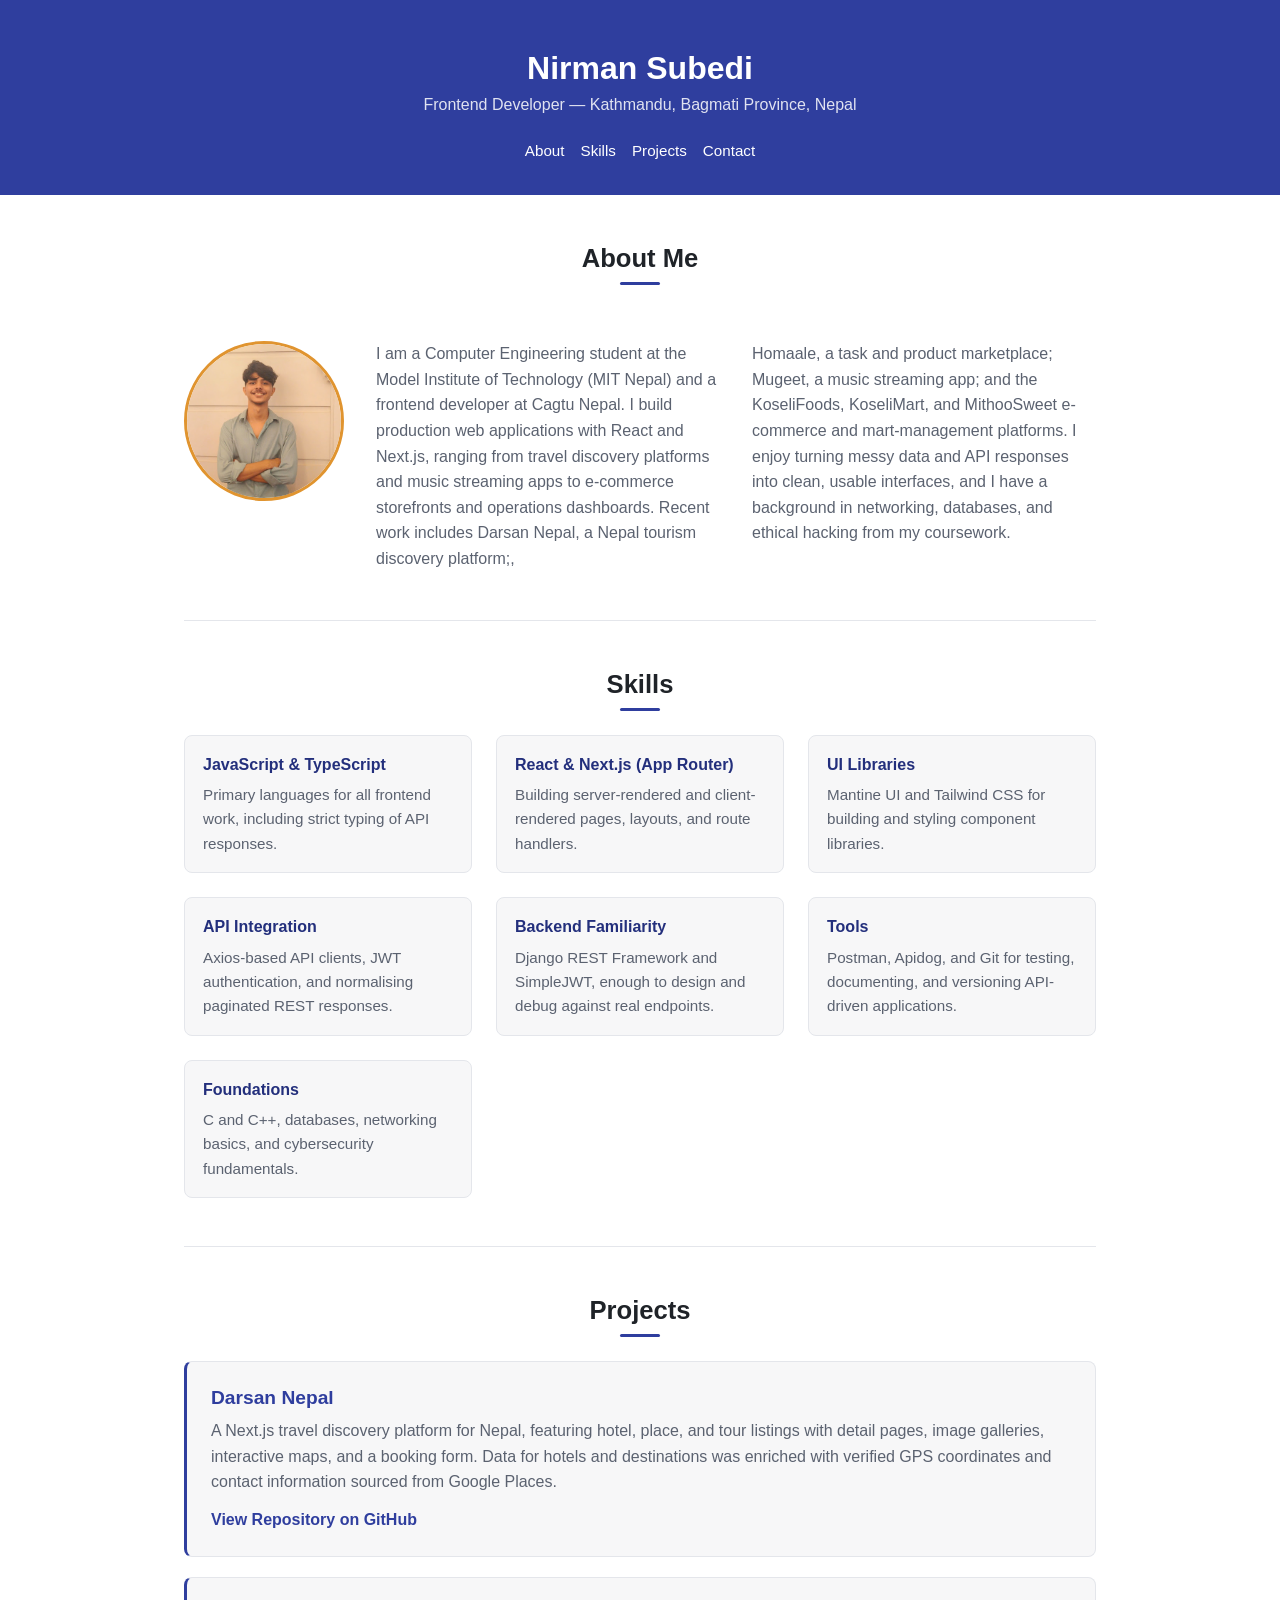
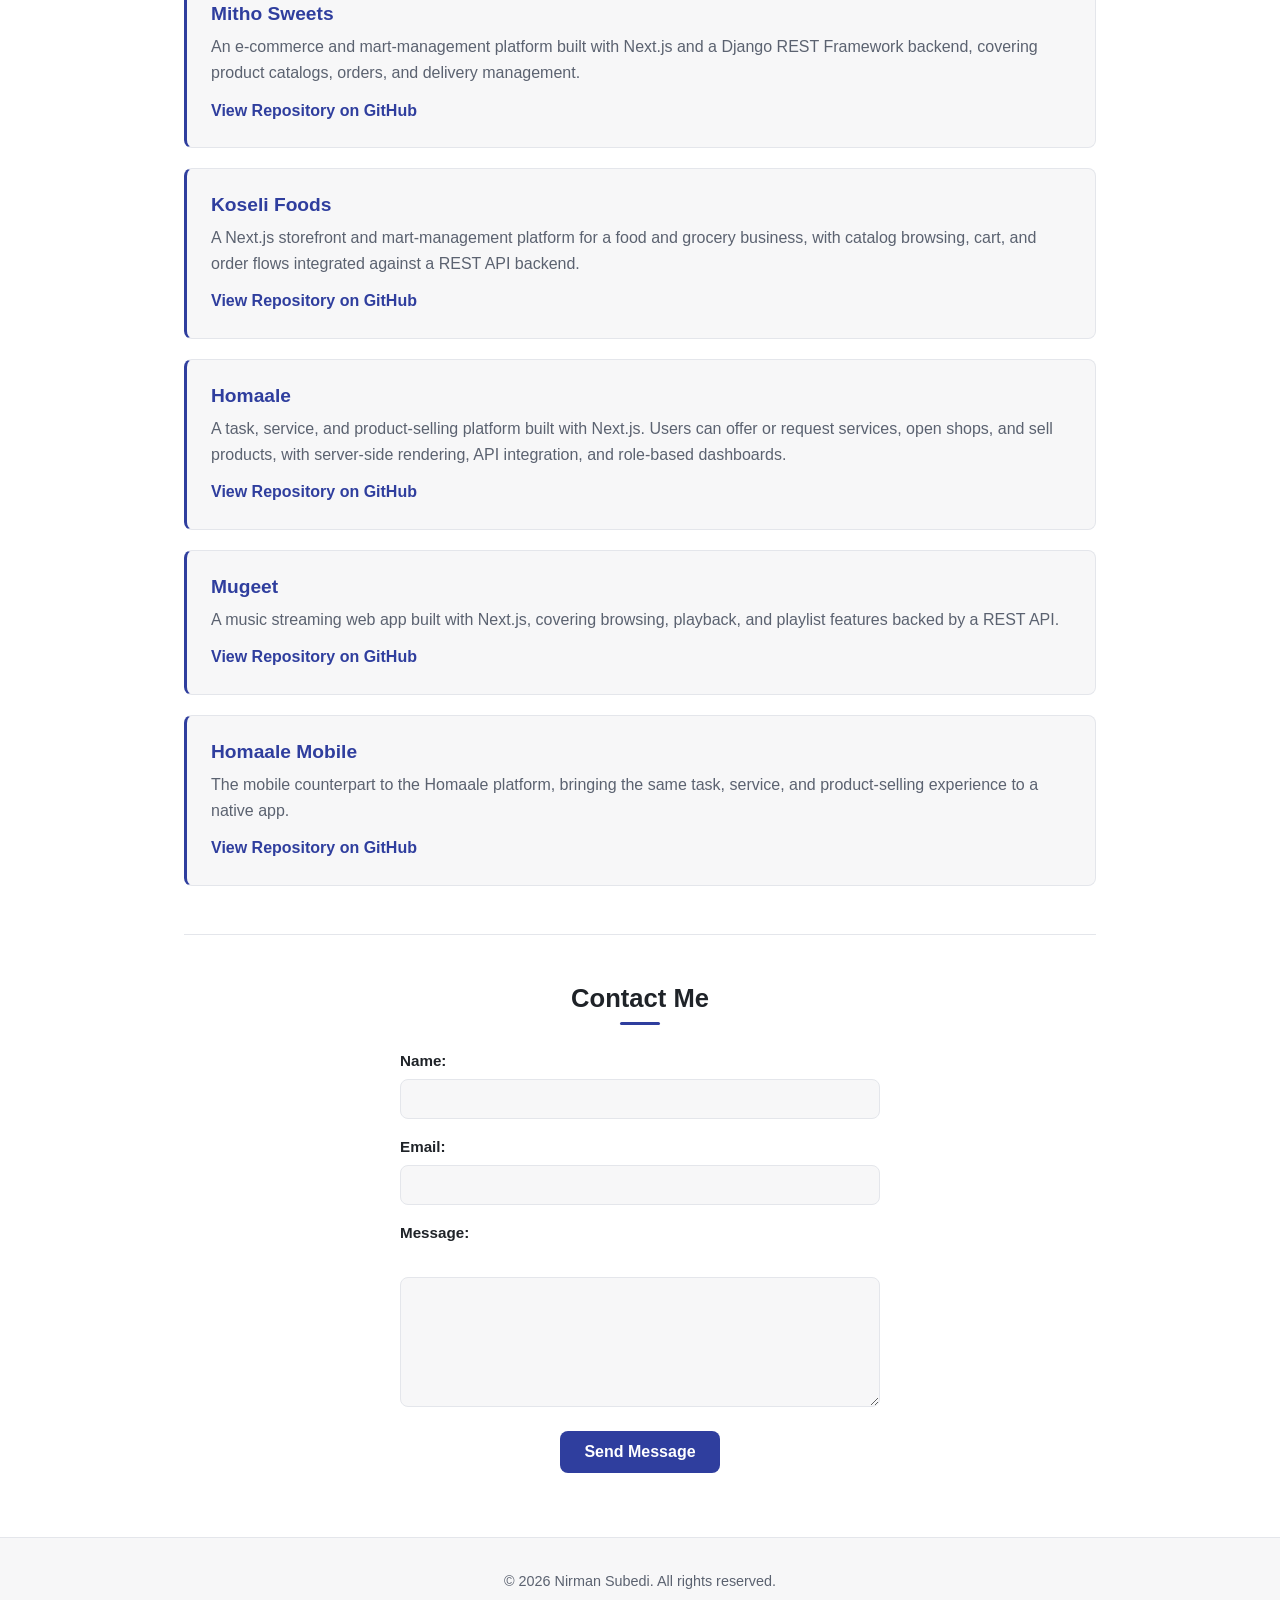
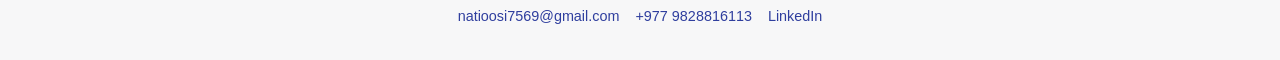
<file: index.html>
<!DOCTYPE html>
<html lang="en">
<head>
    <meta charset="UTF-8">
    <meta name="viewport" content="width=device-width, initial-scale=1.0">
    <title>Nirman Subedi - Portfolio</title>
    <link rel="stylesheet" href="style.css">
</head>
<body>

<header>
    <h1>Nirman Subedi</h1>
    <p>Frontend Developer &mdash; Kathmandu, Bagmati Province, Nepal</p>
    <nav>
        <ul>
            <li><a href="#about">About</a></li>
            <li><a href="#skills">Skills</a></li>
            <li><a href="#projects">Projects</a></li>
            <li><a href="#contact">Contact</a></li>
        </ul>
    </nav>
</header>

<main>

    <section id="about">
        <h2>About Me</h2>
        <img src="nirman-pp.jpg" alt="Portrait of Nirman Subedi" width="200" height="200">
        <p>
            I am a Computer Engineering student at the Model Institute of Technology
            (MIT Nepal) and a frontend developer at Cagtu Nepal. I build production
            web applications with React and Next.js, ranging from travel discovery
            platforms and music streaming apps to e-commerce storefronts and
            operations dashboards. Recent work includes Darsan Nepal, a Nepal
            tourism discovery platform;,</p><p> Homaale, a task and product marketplace;
            Mugeet, a music streaming app; and the KoseliFoods, KoseliMart, and
            MithooSweet e-commerce and mart-management platforms. I enjoy turning
            messy data and API responses into clean, usable interfaces, and I have
            a background in networking, databases, and ethical hacking from my
            coursework.
        </p>
    </section>

    <section id="skills">
        <h2>Skills</h2>
        <dl>
            <div class="skill-item">
                <dt>JavaScript &amp; TypeScript</dt>
                <dd>Primary languages for all frontend work, including strict typing of API responses.</dd>
            </div>

            <div class="skill-item">
                <dt>React &amp; Next.js (App Router)</dt>
                <dd>Building server-rendered and client-rendered pages, layouts, and route handlers.</dd>
            </div>

            <div class="skill-item">
                <dt>UI Libraries</dt>
                <dd>Mantine UI and Tailwind CSS for building and styling component libraries.</dd>
            </div>

            <div class="skill-item">
                <dt>API Integration</dt>
                <dd>Axios-based API clients, JWT authentication, and normalising paginated REST responses.</dd>
            </div>

            <div class="skill-item">
                <dt>Backend Familiarity</dt>
                <dd>Django REST Framework and SimpleJWT, enough to design and debug against real endpoints.</dd>
            </div>

            <div class="skill-item">
                <dt>Tools</dt>
                <dd>Postman, Apidog, and Git for testing, documenting, and versioning API-driven applications.</dd>
            </div>

            <div class="skill-item">
                <dt>Foundations</dt>
                <dd>C and C++, databases, networking basics, and cybersecurity fundamentals.</dd>
            </div>
        </dl>
    </section>

    <section id="projects">
        <h2>Projects</h2>

        <article>
            <h3>Darsan Nepal</h3>
            <p>
                A Next.js travel discovery platform for Nepal, featuring hotel, place,
                and tour listings with detail pages, image galleries, interactive maps,
                and a booking form. Data for hotels and destinations was enriched with
                verified GPS coordinates and contact information sourced from Google
                Places.
            </p>
            <p>
                <a href="https://github.com/nirman-subedi/darsan-nepal" target="_blank" rel="noopener">
                    View Repository on GitHub
                </a>
            </p>
        </article>

        <article>
            <h3>Mitho Sweets</h3>
            <p>
                An e-commerce and mart-management platform built with Next.js and a
                Django REST Framework backend, covering product catalogs, orders, and
                delivery management.
            </p>
            <p>
                <a href="https://github.com/krijancagtu/mitho-sweets" target="_blank" rel="noopener">
                    View Repository on GitHub
                </a>
            </p>
        </article>

        <article>
            <h3>Koseli Foods</h3>
            <p>
                A Next.js storefront and mart-management platform for a food and
                grocery business, with catalog browsing, cart, and order flows
                integrated against a REST API backend.
            </p>
            <p>
                <a href="https://github.com/cagtu-nepal/koseli-foods" target="_blank" rel="noopener">
                    View Repository on GitHub
                </a>
            </p>
        </article>

        <article>
            <h3>Homaale</h3>
            <p>
                A task, service, and product-selling platform built with Next.js.
                Users can offer or request services, open shops, and sell products,
                with server-side rendering, API integration, and role-based
                dashboards.
            </p>
            <p>
                <a href="https://github.com/cagtu-nepal/homaale-web-v2" target="_blank" rel="noopener">
                    View Repository on GitHub
                </a>
            </p>
        </article>

        <article>
            <h3>Mugeet</h3>
            <p>
                A music streaming web app built with Next.js, covering browsing,
                playback, and playlist features backed by a REST API.
            </p>
            <p>
                <a href="https://github.com/cagtu-nepal/mugeet-web" target="_blank" rel="noopener">
                    View Repository on GitHub
                </a>
            </p>
        </article>

        <article>
            <h3>Homaale Mobile</h3>
            <p>
                The mobile counterpart to the Homaale platform, bringing the same
                task, service, and product-selling experience to a native app.
            </p>
            <p>
                <a href="https://github.com/cagtu-nepal/homaale-mobile" target="_blank" rel="noopener">
                    View Repository on GitHub
                </a>
            </p>
        </article>

    </section>

    <section id="contact">
        <h2>Contact Me</h2>
        <form action="#" method="post">
            <p>
                <label for="name">Name:</label>
                <input type="text" id="name" name="name" required>
            </p>
            <p>
                <label for="email">Email:</label>
                <input type="email" id="email" name="email" required>
            </p>
            <p>
                <label for="message">Message:</label><br>
                <textarea id="message" name="message" rows="6" cols="40" required></textarea>
            </p>
            <p>
                <button type="submit">Send Message</button>
            </p>
        </form>
    </section>

</main>

<footer>
    <p>&copy; 2026 Nirman Subedi. All rights reserved.</p>
    <ul>
        <li><a href="mailto:natioosi7569@gmail.com">natioosi7569@gmail.com</a></li>
        <li><a href="tel:+9779828816113">+977 9828816113</a></li>
        <li><a href="https://linkedin.com/in/nirman-subedi-1524b0343" target="_blank" rel="noopener">LinkedIn</a></li>
    </ul>
</footer>

</body>
</html>
</file>
<file: style.css>
/* ==========================================================================
   Nirman Subedi — Portfolio Stylesheet
   Simple, professional, responsive.
   ========================================================================== */

:root {
    --color-bg: #ffffff;
    --color-bg-alt: #f7f7f8;
    --color-text: #1f2328;
    --color-text-muted: #5b6270;
    --color-border: #e4e6eb;
    --color-primary: #2f3e9e;      /* indigo */
    --color-primary-dark: #232f7c;
    --color-accent: #e0942f;       /* marigold */

    --font-body: -apple-system, BlinkMacSystemFont, "Segoe UI", Roboto, Helvetica, Arial, sans-serif;

    --max-width: 960px;
    --radius: 8px;
}

/* ---- Reset & base ---- */
* {
    box-sizing: border-box;
}

body {
    margin: 0;
    font-family: var(--font-body);
    color: var(--color-text);
    background: var(--color-bg);
    line-height: 1.6;
    font-size: 16px;
}

img {
    max-width: 100%;
    height: auto;
    display: block;
}

a {
    color: var(--color-primary);
    text-decoration: none;
}

a:hover,
a:focus {
    color: var(--color-primary-dark);
    text-decoration: underline;
}

a:focus-visible,
button:focus-visible,
input:focus-visible,
textarea:focus-visible {
    outline: 2px solid var(--color-accent);
    outline-offset: 2px;
}

/* ---- Layout ---- */
main,
header,
footer {
    max-width: var(--max-width);
    margin: 0 auto;
    padding: 0 24px;
}

section {
    padding: 48px 0;
    border-bottom: 1px solid var(--color-border);
}

section:last-of-type {
    border-bottom: none;
}

h1,
h2,
h3 {
    line-height: 1.25;
    font-weight: 700;
    color: var(--color-text);
}

h2 {
    font-size: 1.6rem;
    margin: 0 0 24px;
    padding-bottom: 10px;
    text-align: center;
    position: relative;
}

h2::after {
    content: "";
    position: absolute;
    left: 50%;
    bottom: 0;
    transform: translateX(-50%);
    width: 40px;
    height: 3px;
    background: var(--color-primary);
    border-radius: 2px;
}

/* ---- Header ---- */
header {
    max-width: 100%;
    background: var(--color-primary);
    color: #fff;
    padding: 48px 24px 32px;
    text-align: center;
}

header h1 {
    margin: 0 0 4px;
    color: #fff;
    font-size: 2rem;
}

header p {
    margin: 0 0 20px;
    color: rgba(255, 255, 255, 0.85);
    font-size: 1rem;
}

nav ul {
    list-style: none;
    display: flex;
    justify-content: center;
    flex-wrap: wrap;
    gap: 8px;
    margin: 0;
    padding: 0;
}

nav a {
    position: relative;
    color: #fff;
    padding: 8px 4px;
    font-size: 0.95rem;
}

nav a::after {
    content: "";
    position: absolute;
    left: 4px;
    right: 4px;
    bottom: 4px;
    height: 2px;
    background: #fff;
    transform: scaleX(0);
    transform-origin: center;
    transition: transform 0.15s ease;
}

nav a:hover,
nav a:focus {
    text-decoration: none;
}

nav a:hover::after,
nav a:focus::after {
    transform: scaleX(1);
}

/* ---- About ---- */
#about {
    display: flex;
    gap: 32px;
    align-items: flex-start;
    flex-wrap: wrap;
}

#about h2 {
    width: 100%;
}

#about img {
    border-radius: 50%;
    width: 160px;
    height: 160px;
    object-fit: cover;
    border: 3px solid var(--color-accent);
    flex-shrink: 0;
}

#about p {
    flex: 1;
    min-width: 240px;
    color: var(--color-text-muted);
    margin: 0;
}

/* ---- Skills ---- */
#skills dl {
    display: grid;
    grid-template-columns: repeat(auto-fit, minmax(260px, 1fr));
    gap: 24px;
    margin: 0;
}

.skill-item {
    padding: 16px 18px;
    background: var(--color-bg-alt);
    border: 1px solid var(--color-border);
    border-radius: var(--radius);
}

#skills dt {
    font-weight: 700;
    color: var(--color-primary-dark);
    margin-bottom: 6px;
}

#skills dd {
    margin: 0;
    color: var(--color-text-muted);
    font-size: 0.95rem;
}

/* ---- Projects ---- */
#projects article {
    background: var(--color-bg-alt);
    border: 1px solid var(--color-border);
    border-left: 3px solid var(--color-primary);
    border-radius: var(--radius);
    padding: 24px;
    margin-bottom: 20px;
    transition: box-shadow 0.15s ease, transform 0.15s ease;
}

#projects article:hover {
    box-shadow: 0 4px 14px rgba(47, 62, 158, 0.1);
    transform: translateY(-2px);
}

#projects article:last-child {
    margin-bottom: 0;
}

#projects h3 {
    margin: 0 0 8px;
    font-size: 1.2rem;
    color: var(--color-primary);
}

#projects p {
    color: var(--color-text-muted);
    margin: 0 0 12px;
}

#projects article p:last-child {
    margin-bottom: 0;
}

#projects a {
    font-weight: 600;
}

/* ---- Contact form ---- */
#contact {
    display: flex;
    flex-direction: column;
    align-items: center;
    text-align: center;
}

#contact form {
    width: 100%;
    max-width: 480px;
}

#contact p {
    margin: 0 0 16px;
    text-align: left;
}

#contact label {
    display: block;
    font-weight: 600;
    margin-bottom: 6px;
    font-size: 0.95rem;
}

#contact input,
#contact textarea {
    width: 100%;
    padding: 10px 12px;
    border: 1px solid var(--color-border);
    border-radius: var(--radius);
    font-family: inherit;
    font-size: 1rem;
    background: var(--color-bg-alt);
}

#contact input:focus,
#contact textarea:focus {
    border-color: var(--color-primary);
    background: #fff;
}

#contact form p:last-child {
    text-align: center;
}

#contact button {
    background: var(--color-primary);
    color: #fff;
    border: none;
    padding: 12px 24px;
    border-radius: var(--radius);
    font-size: 1rem;
    font-weight: 600;
    cursor: pointer;
    transition: background 0.15s ease;
}

#contact button:hover {
    background: var(--color-primary-dark);
}

/* ---- Footer ---- */
footer {
    max-width: 100%;
    background: var(--color-bg-alt);
    border-top: 1px solid var(--color-border);
    padding: 32px 24px;
    text-align: center;
    color: var(--color-text-muted);
    font-size: 0.9rem;
}

footer p {
    margin: 0 0 12px;
}

footer ul {
    list-style: none;
    display: flex;
    justify-content: center;
    flex-wrap: wrap;
    gap: 16px;
    margin: 0;
    padding: 0;
}

/* ---- Responsive ---- */
@media (max-width: 600px) {
    header {
        padding: 36px 20px 24px;
    }

    header h1 {
        font-size: 1.6rem;
    }

    section {
        padding: 36px 0;
    }

    #about {
        flex-direction: column;
        align-items: center;
        text-align: center;
    }

    #about img {
        width: 120px;
        height: 120px;
    }

    #skills dl {
        grid-template-columns: 1fr;
    }
}

/* ---- Reduced motion ---- */
@media (prefers-reduced-motion: reduce) {
    * {
        transition: none !important;
    }
}
</file>
